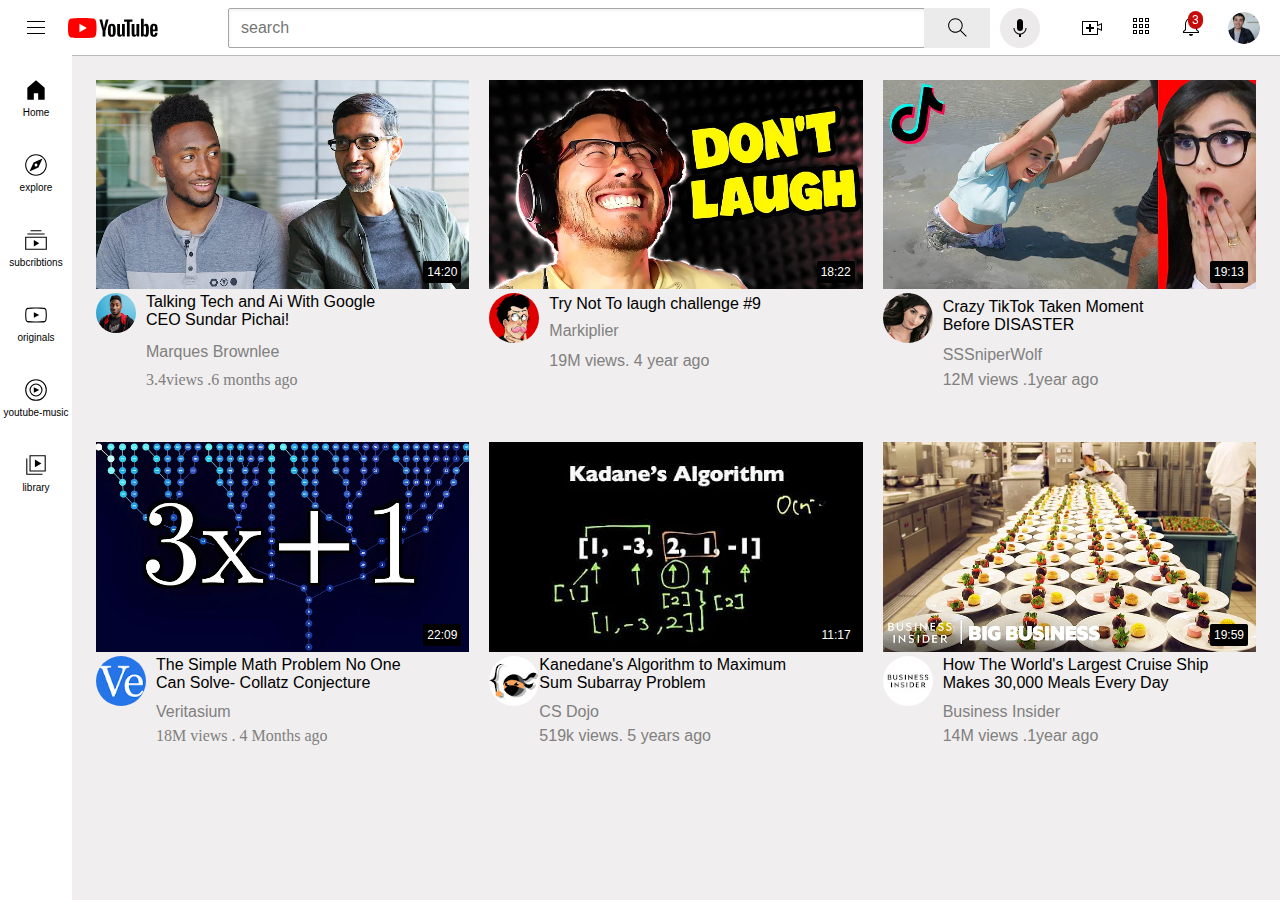
<file: index.html>
<!DOCTYPE html>
<html>
  <head>
<title>
  YOUTUBE CLONE
</title>

<link rel="stylesheet" href="styles.css/youtube.css">
<link rel="stylesheet" href="styles.css/header.css">
<link rel="stylesheet" href="styles.css/general.css">
<link rel="stylesheet" href="styles.css/sidebar.css">


  </head>
<body >
<div class="header">
  <div class="left-section" >
  <img class="hamburger-menu" src="icons/hamburger-menu.svg">
  <img class="youtube-logo" src="icons/youtube-logo.svg">
  </div>


  <div class="sidebar">
    <div class="sidebar-link">
      <img src="icons/home.svg">
      <div>Home</div>
    </div>
    <div class="sidebar-link">
      <img src="icons/explore.svg">
      <div>explore</div>
    </div>
    <div class="sidebar-link">
      <img src="icons/subscriptions.svg">
      <div>subcribtions</div>
    </div>
    <div class="sidebar-link">
      <img src="icons/originals.svg">
      <div>originals</div>
    </div>
    <div class="sidebar-link">
      <img src="icons/youtube-music.svg">
      <div>youtube-music</div>
    </div>
    <div class="sidebar-link">
      <img src="icons/library.svg">
    <div>library</div>
    </div>

    
  </div>

  <div class="middle-section">
     <input class="search-bar" type="text" placeholder="search">
     <button class="search-button">
     <img class="search-icon" src="icons/search.svg">
     <div class="tooltip">search</div>
     </button>
     <button class=voice-search-button>
      <img class="voice-search-icon" src="icons/voice-search-icon.svg">
      <div class="tooltip">search with your voice</div>
     </button>
    </div>

  <div class="right-section">
    <div class="upload-icon-container">
      <img class="upload-icon" src="icons/upload.svg">
      <div class="tooltip">create</div>
    </div>
    <div class="youtube-apps-container">
      <img class="youtube-apps" src="icons/youtube-apps.svg">
      <div class="tooltip">youtube-apps</div>
    </div>
    
    
    <div class="notifications-icon-container">
      <img class="notifications-icon" src="icons/notifications.svg">
    <div class="notifications-count">3</div>
    <div class="tooltip">notifications</div>

    </div>
    
    <img class="current" src="channel.pictures/my-channel.jpeg">
  </div>
 
</div>


  
<div class="video-grid">






<div class="video-preview">
    <div class="thumbnail-row">
      <img class="thumbnail-1" src="thumbnails/thumbnail-1.webp">
      <div class="video-time"> 14:20</div>
    </div>
    <div class="video-info-grid">
      <div>
        <img class="profile-picture" src="channel.pictures/channel-1.jpeg">
      </div>
      <div>
        <p class="video-title">
  Talking Tech and Ai With Google CEO Sundar Pichai! 
</p>
<p class="video-author">
  Marques Brownlee 
</p>
<p class="video-stats">
  3.4views .6 months ago 
</p>
      </div>
    </div>
  </div>

<div class="video-preview2">
  <div class="thumbnail-row2">
    <img class="thumbnail-8" src="thumbnails/thumbnail-8.webp">
    <div class="video-time2">18:22</div>
  </div>
  <div class="video-info-grid2">
    <div>
      <img class="profile-picture2" src="channel.pictures/channel-2.jpeg">
    </div>
    <div>
      <p class="video-title2" >
    Try Not To laugh challenge #9
  </p>
  <P class="video-author2">
    Markiplier 
  </P>
  <p class="video-stats2">
    19M views. 4 year ago
  </p>
    </div>
  </div>
</div>

<div class="video-preview3">
  <div class="thumbnail-row3">
    <img class="thumbnail-21" src="thumbnails/thumbnail-21.jpeg">
    <div class="video-time3">19:13</div>
  </div>
  <div class="video-info-grid3">
    <div>
      <img class="profile-picture3" src="channel.pictures/channel-3.jpeg">
    </div>
    <div>
      <p class="video-title3">
    Crazy TikTok Taken Moment Before DISASTER
  </p>
  <p class="video-author3">
    SSSniperWolf
  </p>
  <p class="video-stats3">
    12M views .1year ago
  </p>
    </div>
  </div>
</div>


<div class="video-preview4">
  <div class="thumbnail-row4">
     <img class="thumbnail-22" src="thumbnails/thumbnail-22.webp">
     <div class="video-time4">22:09</div>
  </div>
  <div class="video-info-grid4">
    <div>
      <img class="profile-picture4" src="channel.pictures/channel-4.jpeg">
    </div>
    <div>
      <p class="video-title4">
    The Simple Math Problem No One Can Solve- Collatz Conjecture 
  </p>
  <p class="video-author4">
    Veritasium 
  </p>
  <p class="video-stats4">
    18M views . 4 Months ago
  </p>
    </div>
  </div>
</div>


<div class="video-preview">
  <div class="thumbnail-row5">
    <img class="thumbnail-23" src="thumbnails/thumbnail-23.webp">
    <div class="video-time5">11:17</div>
  </div>
  <div class="video-info-grid5"> 
    <div>
      <img class="profile-picture5" src="channel.pictures/channel-5.jpeg">
    </div>
    <div>
      <p class="video-title5">
    Kanedane's Algorithm to Maximum Sum Subarray Problem 
  </p>
  <p class="video-author5">
    CS Dojo 
  </p>
  <p class="video-stats5" >
    519k views. 5 years ago
  </p>
</div>
</div>
</div>


<div class="video-preview">
<div class="thumbnail-row6">
<img class="thumbnail-24" src="thumbnails/thumbnail-24.webp">
<div class="video-time6">19:59</div>
</div>
<div class="video-info-grid6">
<div>
<img class="profile-picture6" src="channel.pictures/channel-10.jpeg">
</div>
<div>
<p class="video-title6" >
How The World's Largest Cruise Ship Makes 30,000 Meals Every Day
  </p>
  <p class="video-author6">
  Business Insider 
  </p>
  <p class="video-stats6">
  14M views .1year ago
  </p>
</div>
</div>
</div>




</div>












</body>



</html>
</file>
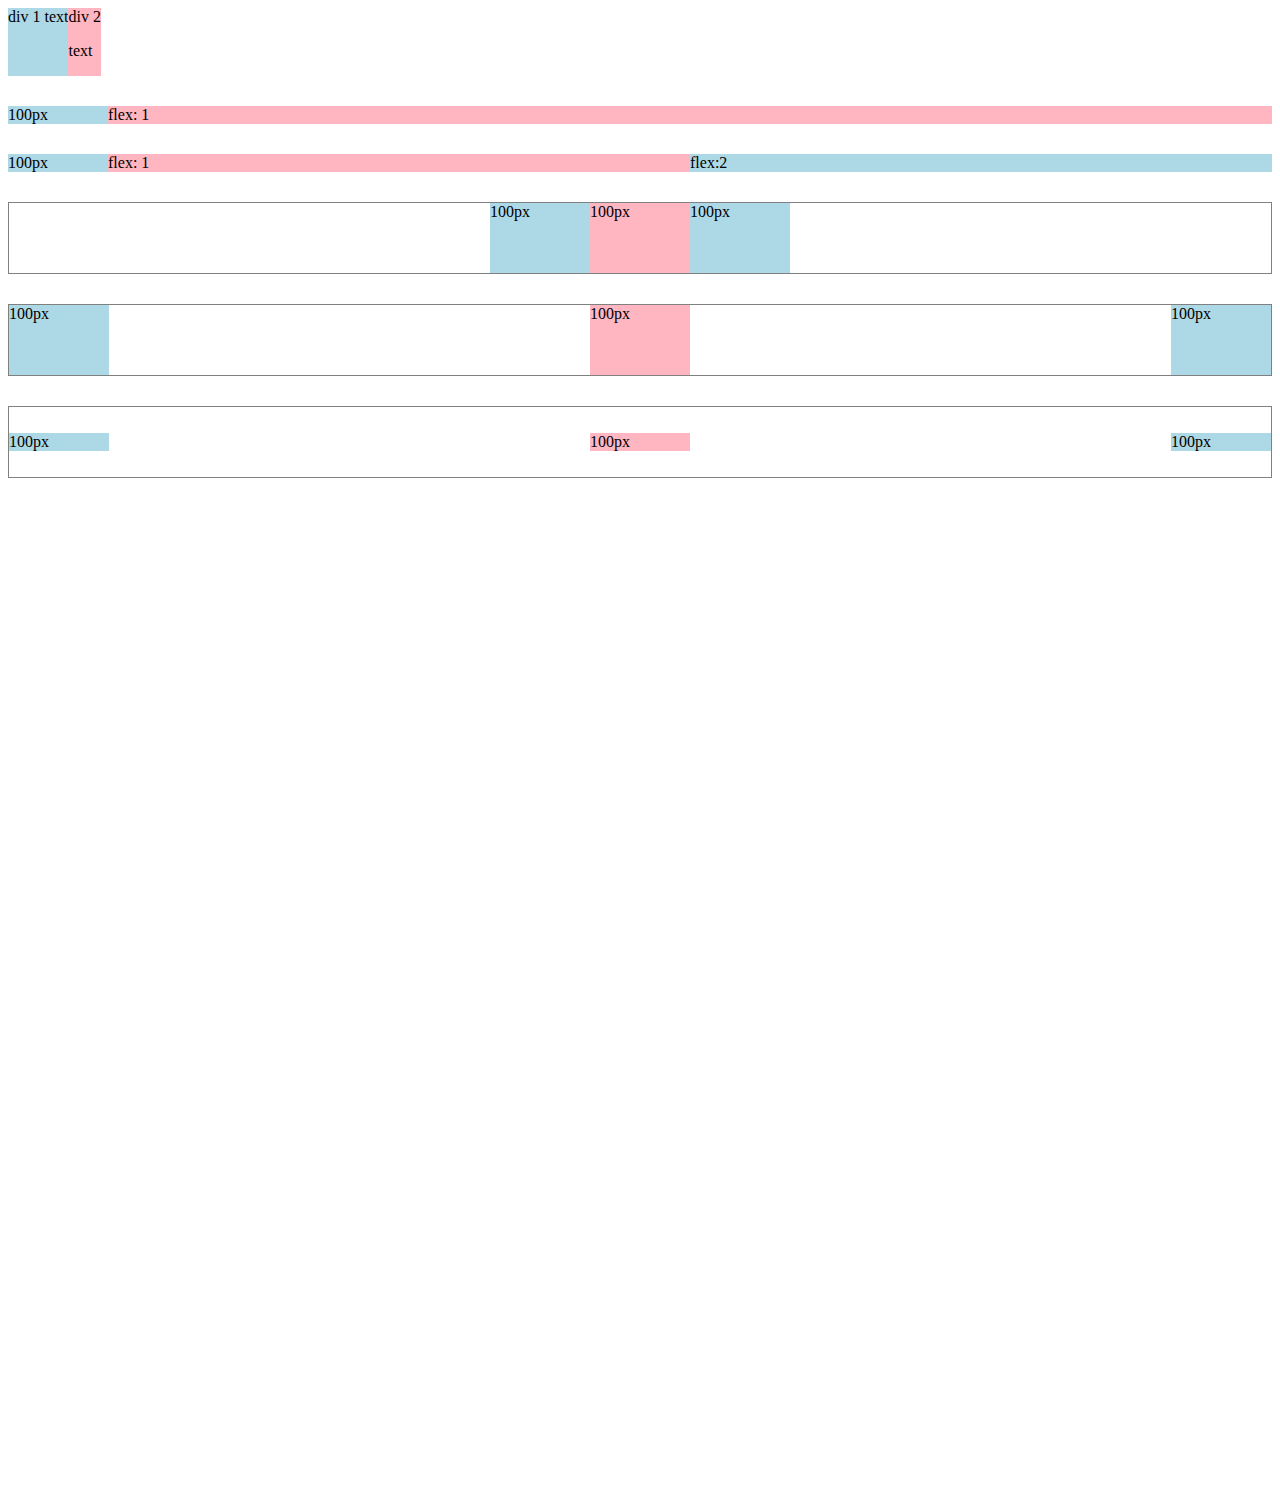
<file: flexbox.html>
<!DOCTYPE html>
<html>
  <head>
    <title>
      FLEXBOX PRACTICE
    </title>
  </head>
  <body style="padding-bottom: 1000px;">

<div style="display: flex;
flex-direction: row;">
  <div style="background-color: lightblue;"> div 1 text</div>
  <div style="background-color: lightpink;"> div 2 <p>text</p></div>
</div>

    

<div style="display: flex;
flex-direction: row;
margin-top: 30px;">
  <div style="background-color: lightblue;
  width: 100px;"> 100px </div>
  <div
  style="background-color: lightpink;
  flex: 1;">
 flex: 1
</div>
</div>


<div style="display: flex;
flex-direction: row;
margin-top: 30px;">
  <div style="background-color: lightblue;
  width: 100px;"> 100px </div>
  <div
  style="background-color: lightpink;
  flex: 1;">
 flex: 1
</div>
<div style="background-color: lightblue;
flex:1;">
  flex:2
</div>
</div>

<div style="display: flex;
flex-direction: row;
justify-content: center;
margin-top: 30px;
border-width: 1px;
border-style: solid;
border-color: gray;
height: 70px;
">
  <div style="background-color: lightblue;
  width: 100px;"> 100px </div>
  <div
  style="background-color: lightpink;
  width: 100px;">
 100px
</div>
<div style="background-color: lightblue;
width: 100px;">
100px
</div>
</div>

<div style="display: flex;
flex-direction: row;
justify-content: space-between;
margin-top: 30px;
border-width: 1px;
border-style: solid;
border-color: gray;
height: 70px;
">
  <div style="background-color: lightblue;
  width: 100px;"> 100px </div>
  <div
  style="background-color: lightpink;
  width: 100px;">
 100px
</div>
<div style="background-color: lightblue;
width: 100px;">
100px
</div>
</div>

<div style="display: flex;
flex-direction: row;
justify-content: space-between;
align-items: center;
margin-top: 30px;
border-width: 1px;
border-style: solid;
border-color: gray;
height: 70px;
">
  <div style="background-color: lightblue;
  width: 100px;"> 100px </div>
  <div
  style="background-color: lightpink;
  width: 100px;">
 100px
</div>
<div style="background-color: lightblue;
width: 100px;">
100px
</div>
</div>





  </body>
</html>
</file>
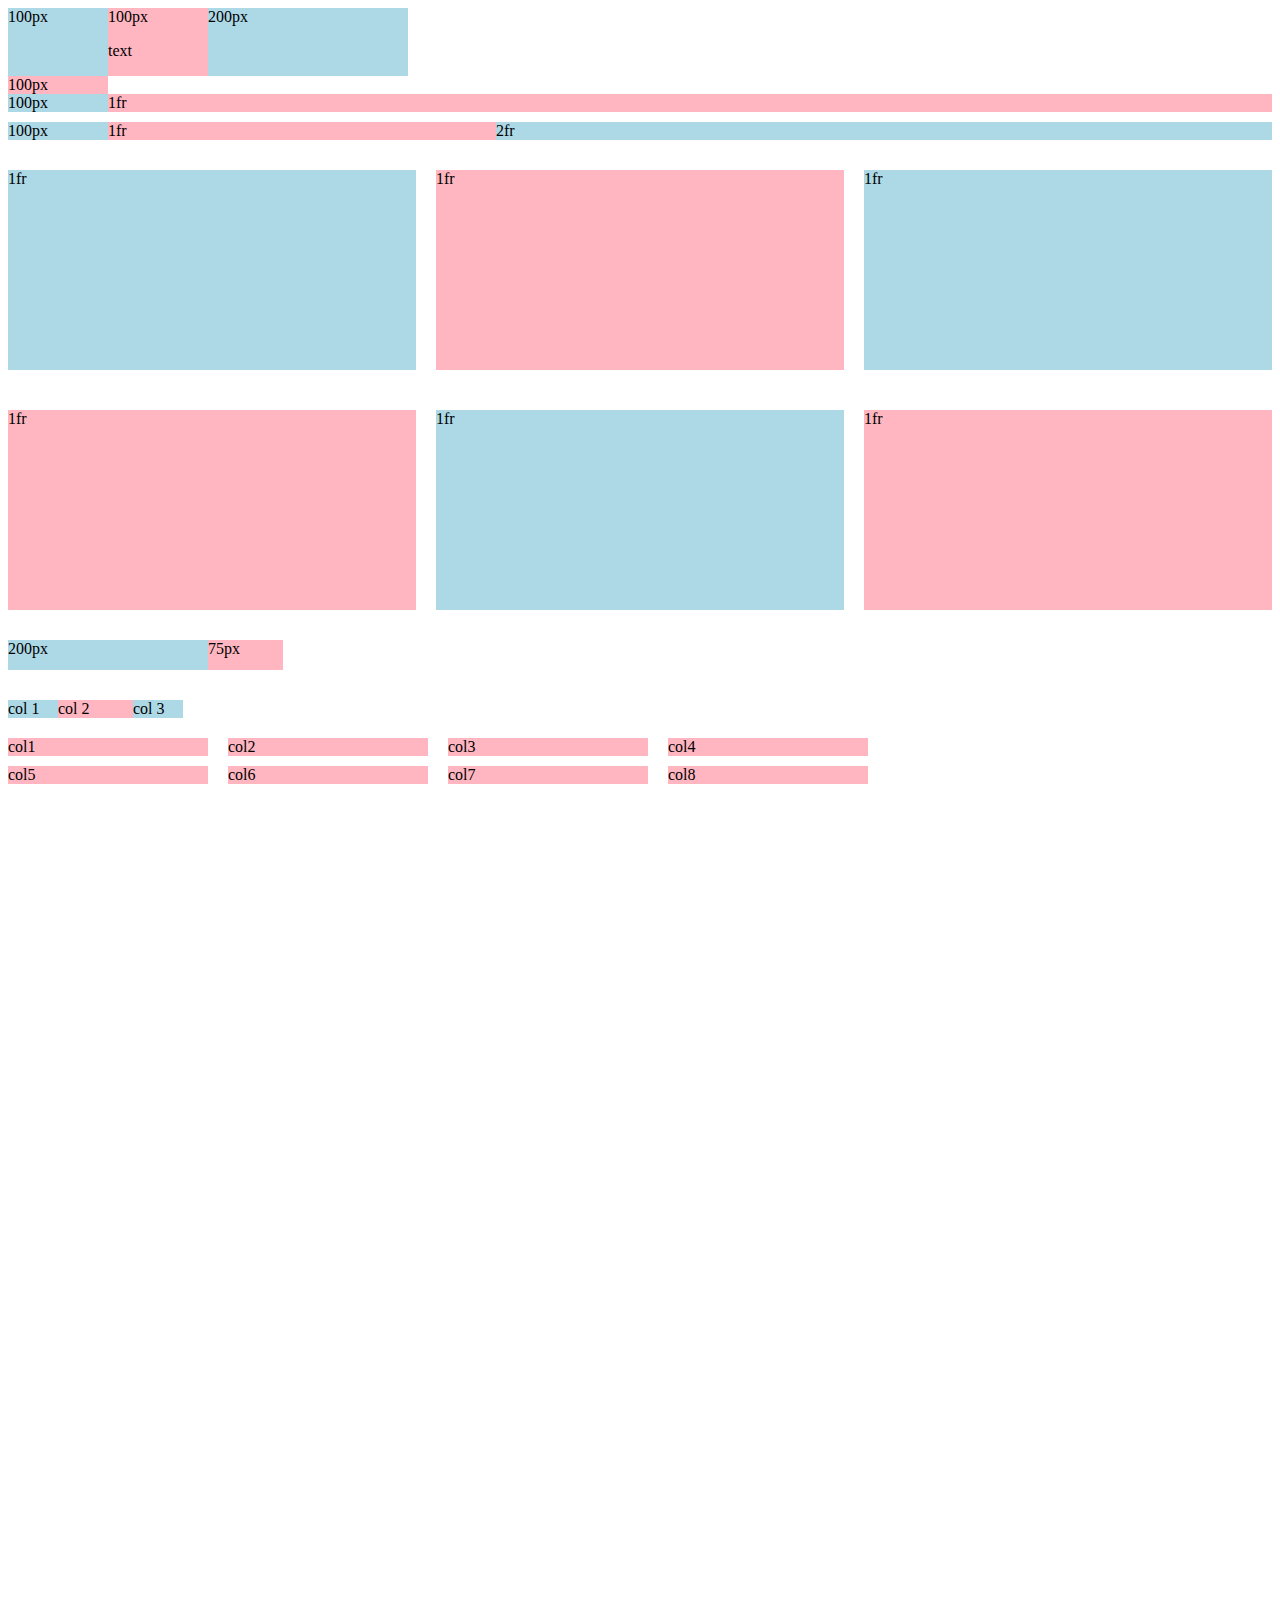
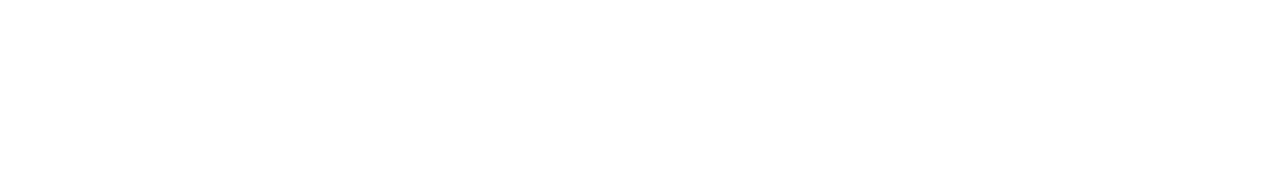
<file: grid.html>
<!DOCTYPE html>
<html>
  <head>
    <title>
      GRID PRACTICE
    </title>
  </head>
  <body style="padding-bottom: 1000px;">
<div style="display: grid;
grid-template-columns: 100px 100px 200px;">
  <div style="background-color: lightblue;"> 100px</div>
  <div style="background-color: lightpink;"> 100px <p> text</p></div>
  <div style=" background-color:lightblue"> 200px</div>
   <div style="background-color: lightpink;"> 100px</div>
</div>



<div style="display: grid;
grid-template-columns: 100px 1fr;">
  <div style="background-color: lightblue;"> 100px</div>
  <div style="background-color: lightpink;"> 1fr </div>
</div>

<div style="display:grid;
margin-top: 10px;
 grid-template-columns: 100px 1fr 2fr">
  <div style="background-color: lightblue;">100px</div>
  <div style="background-color: lightpink;"> 1fr</div>
  <div style="background-color: lightblue;">2fr</div>
</div>

<div style="display: grid;
margin-top: 30px;
column-gap: 20px;
row-gap: 40px;
grid-template-columns: 1fr 1fr 1fr;">
  <div style="height: 200px;
  background-color: lightblue;"> 1fr</div>
  <div style="height:200px;
  background-color: lightpink;">1fr</div>
  <div style="height: 200px;
  background-color: lightblue;">1fr</div>
   <div style="height: 200px;
  background-color: lightpink;"> 1fr</div>
  <div style="height:200px;
  background-color: lightblue;">1fr</div>
  <div style="height: 200px;
  background-color: lightpink;">1fr</div>
</div>


<div style="display: grid;
grid-template-columns: 200px  75px;
margin-top: 30px;">
  <div style="background-color: lightblue;
  height: 30px;
  "> 200px</div>
  <div style="background-color: lightpink;
  height: 30px;
  ">75px</div>
</div>







<div style="margin-top: 30px;
display: grid;
grid-template-columns: 50px 75px 50px ;">
<div style="background-color: lightblue;"> col 1</div>
<div style="background-color: lightpink;"> col 2</div>
<div style="background-color: lightblue;
"> col 3</div>


</div>







<div style="display: grid;
grid-template-columns: 200px 200px 200px 200px;
margin-top: 20px;
column-gap: 20px;
row-gap: 10px;">
  <div style="background-color: lightpink;"> col1 </div>
  <div style="background-color: lightpink;"> col2 </div>
  <div style="background-color: lightpink;"> col3 </div>
  <div style="background-color: lightpink;"> col4 </div>
  <div style="background-color: lightpink;"> col5 </div>
  <div style="background-color: lightpink;"> col6</div>
  <div style="background-color: lightpink;"> col7</div>
  <div style="background-color: lightpink;"> col8 </div>
</div>













  </body>

</html>
</file>
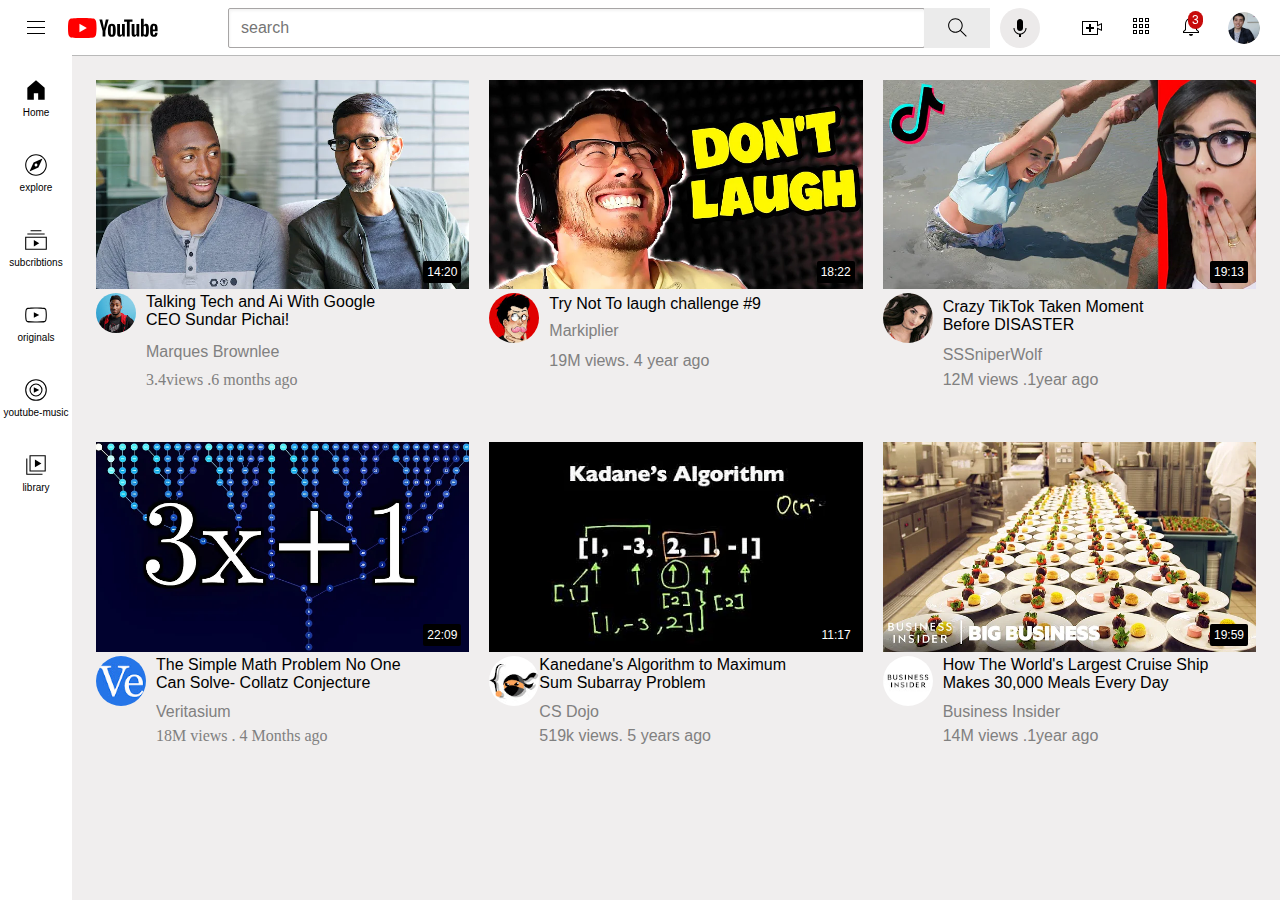
<file: youtube.html>
<!DOCTYPE html>
<html>
  <head>
<title>
  YOUTUBE CLONE
</title>

<link rel="stylesheet" href="styles.css/youtube.css">
<link rel="stylesheet" href="styles.css/header.css">
<link rel="stylesheet" href="styles.css/general.css">
<link rel="stylesheet" href="styles.css/sidebar.css">


  </head>
<body >
<div class="header">
  <div class="left-section" >
  <img class="hamburger-menu" src="icons/hamburger-menu.svg">
  <img class="youtube-logo" src="icons/youtube-logo.svg">
  </div>


  <div class="sidebar">
    <div class="sidebar-link">
      <img src="icons/home.svg">
      <div>Home</div>
    </div>
    <div class="sidebar-link">
      <img src="icons/explore.svg">
      <div>explore</div>
    </div>
    <div class="sidebar-link">
      <img src="icons/subscriptions.svg">
      <div>subcribtions</div>
    </div>
    <div class="sidebar-link">
      <img src="icons/originals.svg">
      <div>originals</div>
    </div>
    <div class="sidebar-link">
      <img src="icons/youtube-music.svg">
      <div>youtube-music</div>
    </div>
    <div class="sidebar-link">
      <img src="icons/library.svg">
    <div>library</div>
    </div>

    
  </div>

  <div class="middle-section">
     <input class="search-bar" type="text" placeholder="search">
     <button class="search-button">
     <img class="search-icon" src="icons/search.svg">
     <div class="tooltip">search</div>
     </button>
     <button class=voice-search-button>
      <img class="voice-search-icon" src="icons/voice-search-icon.svg">
      <div class="tooltip">search with your voice</div>
     </button>
    </div>

  <div class="right-section">
    <div class="upload-icon-container">
      <img class="upload-icon" src="icons/upload.svg">
      <div class="tooltip">create</div>
    </div>
    <div class="youtube-apps-container">
      <img class="youtube-apps" src="icons/youtube-apps.svg">
      <div class="tooltip">youtube-apps</div>
    </div>
    
    
    <div class="notifications-icon-container">
      <img class="notifications-icon" src="icons/notifications.svg">
    <div class="notifications-count">3</div>
    <div class="tooltip">notifications</div>

    </div>
    
    <img class="current" src="channel.pictures/my-channel.jpeg">
  </div>
 
</div>


  
<div class="video-grid">






<div class="video-preview">
    <div class="thumbnail-row">
      <img class="thumbnail-1" src="thumbnails/thumbnail-1.webp">
      <div class="video-time"> 14:20</div>
    </div>
    <div class="video-info-grid">
      <div>
        <img class="profile-picture" src="channel.pictures/channel-1.jpeg">
      </div>
      <div>
        <p class="video-title">
  Talking Tech and Ai With Google CEO Sundar Pichai! 
</p>
<p class="video-author">
  Marques Brownlee 
</p>
<p class="video-stats">
  3.4views .6 months ago 
</p>
      </div>
    </div>
  </div>

<div class="video-preview2">
  <div class="thumbnail-row2">
    <img class="thumbnail-8" src="thumbnails/thumbnail-8.webp">
    <div class="video-time2">18:22</div>
  </div>
  <div class="video-info-grid2">
    <div>
      <img class="profile-picture2" src="channel.pictures/channel-2.jpeg">
    </div>
    <div>
      <p class="video-title2" >
    Try Not To laugh challenge #9
  </p>
  <P class="video-author2">
    Markiplier 
  </P>
  <p class="video-stats2">
    19M views. 4 year ago
  </p>
    </div>
  </div>
</div>

<div class="video-preview3">
  <div class="thumbnail-row3">
    <img class="thumbnail-21" src="thumbnails/thumbnail-21.jpeg">
    <div class="video-time3">19:13</div>
  </div>
  <div class="video-info-grid3">
    <div>
      <img class="profile-picture3" src="channel.pictures/channel-3.jpeg">
    </div>
    <div>
      <p class="video-title3">
    Crazy TikTok Taken Moment Before DISASTER
  </p>
  <p class="video-author3">
    SSSniperWolf
  </p>
  <p class="video-stats3">
    12M views .1year ago
  </p>
    </div>
  </div>
</div>


<div class="video-preview4">
  <div class="thumbnail-row4">
     <img class="thumbnail-22" src="thumbnails/thumbnail-22.webp">
     <div class="video-time4">22:09</div>
  </div>
  <div class="video-info-grid4">
    <div>
      <img class="profile-picture4" src="channel.pictures/channel-4.jpeg">
    </div>
    <div>
      <p class="video-title4">
    The Simple Math Problem No One Can Solve- Collatz Conjecture 
  </p>
  <p class="video-author4">
    Veritasium 
  </p>
  <p class="video-stats4">
    18M views . 4 Months ago
  </p>
    </div>
  </div>
</div>


<div class="video-preview">
  <div class="thumbnail-row5">
    <img class="thumbnail-23" src="thumbnails/thumbnail-23.webp">
    <div class="video-time5">11:17</div>
  </div>
  <div class="video-info-grid5"> 
    <div>
      <img class="profile-picture5" src="channel.pictures/channel-5.jpeg">
    </div>
    <div>
      <p class="video-title5">
    Kanedane's Algorithm to Maximum Sum Subarray Problem 
  </p>
  <p class="video-author5">
    CS Dojo 
  </p>
  <p class="video-stats5" >
    519k views. 5 years ago
  </p>
</div>
</div>
</div>


<div class="video-preview">
<div class="thumbnail-row6">
<img class="thumbnail-24" src="thumbnails/thumbnail-24.webp">
<div class="video-time6">19:59</div>
</div>
<div class="video-info-grid6">
<div>
<img class="profile-picture6" src="channel.pictures/channel-10.jpeg">
</div>
<div>
<p class="video-title6" >
How The World's Largest Cruise Ship Makes 30,000 Meals Every Day
  </p>
  <p class="video-author6">
  Business Insider 
  </p>
  <p class="video-stats6">
  14M views .1year ago
  </p>
</div>
</div>
</div>




</div>












</body>


</html>
</file>
<file: styles.css/youtube.css>
.thumbnail-1{
width: 100%;
 }
 .video-preview{
  display: inline-block;
  vertical-align: top;
 }
 
.profile-picture{
  width: 40px;
  border-radius: 30px;
}
.video-title{
  margin-top: 0%;
  font-family: arial;
  width: 240px;
  line-height: 18px;
  font-weight: 500;

}
.video-author{
  color:gray;
  font-family: arial;
  line-height: 13px;
}
.video-stats{
  color: gray;
  line-height: 12px;
}
.video-info-grid{
  display: grid;
  grid-template-columns: 50px 1fr;
}

.thumbnail-8{
  width: 100%;
}
.video-preview2{
  display: inline-block;
}
.video-info-grid2{
  display: grid;
  grid-template-columns: 60px 1fr;
}
.profile-picture2{
  width: 50px;
  border-radius: 30px;
}
.video-title2{
  margin-top: 8px;
  font-family: arial;
  font-weight: 500;
  line-height: 5px;
}
.video-author2{
  font-family: arial;
  color:gray;
}
.video-stats2{
  color:gray;
  font-family:arial;
  line-height: 10px;
}
.thumbnail-21{
  width: 100%;
}
.video-preview3{
  display: inline-block;
    vertical-align: top;
}
.video-info-grid3{
  display: grid;
  grid-template-columns: 60px 1fr;

}
.profile-picture3{
  width: 50px;
  border-radius: 30px;
}
.video-title3{
  width: 245px;
  font-family: arial;
  font-weight: 500;
  margin-top: 5px;

}
.video-author3{
  color: gray;
  font-family: arial;
  line-height: 9px;
}
.video-stats3{
  line-height: 9px;
  font-family: arial;
  color: gray;
}
.thumbnail-22{
  width:100%;
}
.video-preview4{
  
}
.video-info-grid4{
  display: grid;
  grid-template-columns: 60px 1fr;
}
.profile-picture4{
  width: 50px;
  border-radius: 30px;
}
.video-title4{
  width: 245px;
  margin-top: 0%;
  font-weight: 500;
  font-family: arial;

}
.video-author4{
  color: gray;
  font-family:arial;
  line-height: 8px;
}
.video-stats4{
  color: gray;
  line-height: 8px;
}
.thumbnail-23{
  width:100%;
}
.video-info-grid5{
  display: grid;
  grid-template-columns: 50px 1fr;
}
.profile-picture5{
  width: 50px;
  border-radius: 30px;
}
.video-title5{
  width:250px;
  margin-top: 0%;
  font-family:arial;
  font-weight: 500;
}
.video-author5{
color:gray;
font-family: arial;
line-height: 8px;
}
.video-stats5{
color:gray;
font-family:arial;
line-height: 8px;
}
.thumbnail-24{
  width: 100%;
}
.video-info-grid6{
  display: grid;
  grid-template-columns: 60px 1fr;
}
.profile-picture6{
  width: 50px;
  border-radius:30px ;
}
.video-title6{
  width:270px;
  margin-top: 0%;
font-weight: 500;
font-family: arial;
}
.video-author6{
color:gray;
font-family: arial;
line-height: 8px;
}
.video-stats6{
  color:gray;
  font-family: arial;
  line-height:8px ;
}
.video-grid{
  display: grid;
  grid-template-columns: 1fr 1fr 1fr;
  column-gap: 20px;
  row-gap: 40px;
}
</file>
<file: styles.css/header.css>
.header{
  height: 55px;
display: flex;
flex-direction: row;
justify-content: space-between;
position: fixed;
top:0;
left: 0;
right:0;
background-color: white;
border-bottom-width:1px ;
border-bottom-style:solid ;
border-bottom-color: rgb(185, 185, 185);
z-index: 100;

}
.search-bar{
  flex:1;
  height: 36px;
  padding-left: 12px;
  font-size: 16px;
  border-width: 1px;
  border-style: solid;
  border-color: rgb(167, 165, 165);
  border-radius: 2px;
  box-shadow:inset 1px 2px 3px rgba(0,0,0,0.05) ;
  width: 0;

}
.search-bar::placeholder{
  font-family: roboto,arial;
  font-size: 16px;
}
.left-section{

  display:flex;
  align-items: center;
}
.right-section{
  margin-right: 20px;
  width: 180px;
  display: flex;
  align-items: center;
  justify-content: space-between;
  flex-shrink: 0;
}

.upload-icon{
  height: 24px;
}
.youtube-apps{
  height: 24px;
}

.notifications-icon{
  height: 24px;
}
.current{
  height: 32px;
  border-radius: 16px;
}




.middle-section{

flex:1;
margin-right: 40px;
margin-left: 70px;
max: width 500px;
display: flex;
align-items: center;
}
.search-button{
  height: 40px;
  width: 66px;
  background-color: rgb(235, 235, 235);
  border-width: 1px;
  border-style: solid;
  border-color: rgb(235, 235, 235) ;
  margin-left: -1px;
  margin-right: 10px;
  
}
.search-button,
.voice-search-button,
.upload-icon-container {
position: relative;
display: flex;
justify-content: center;
align-items: center;
}
.search-button .tooltip,
.voice-search-button .tooltip,
.upload-icon-container .tooltip,
.youtube-apps-container .tooltip,
.notifications-icon-container .tooltip {
  position: absolute;
  background-color: gray;
  color: white;
  font-family: arial;
  padding-top: 4px;
  padding-bottom: 4px;
  padding-left: 8px;
  padding-right: 8px;
  font-size: 12px;
  border-radius: 2px;
  bottom:-30px;
  opacity: 0;
transition:opacity 0.15s ;
pointer-events: none;
white-space: nowrap ;
}
.search-button:hover .tooltip,
.voice-search-button:hover .tooltip,
.upload-icon-container:hover .tooltip,
.youtube-apps-container:hover .tooltip,
.notifications-icon-container:hover .tooltip{
  opacity: 1;
}
.voice-search-button{
  height: 40px;
  width: 40px;
  border-radius: 20px;
  border: none;
   background-color: rgb(236, 234, 234);
}
.voice-search-icon{
  height: 24px;
  
 
}
.hamburger-menu{
height: 24px;
margin-left: 24px;
margin-right: 20px;
}
.youtube-logo{
height: 20px;
}
.search-icon{
  height: 25px;

}
.thumbnail-row{
position: relative;
}
.video-time{
  background-color: black;
  color: white;
  position: absolute;
  bottom: 10px;
  right: 8px;
  font-family: arial;
  font-size: 12px;
  font-weight: 500;
  padding-left: 4px;
  padding-right: 4px;
  padding-bottom: 4px;
  padding-top:4px ;
  border-radius: 2px;
}
.thumbnail-row2{
position: relative;
}
.video-time2{
  background-color: black;
  color: white;
  position: absolute;
  bottom: 10px;
  right: 8px;
  font-family: arial;
  font-size: 12px;
  font-weight: 500;
  padding-left: 4px;
  padding-right: 4px;
  padding-bottom: 4px;
  padding-top:4px ;
  border-radius: 2px;
}
.thumbnail-row3{
  position: relative;
}
.video-time3{
  background-color: black;
  color: white;
  position: absolute;
  bottom: 10px;
  right: 8px;
  font-family: arial;
  font-size: 12px;
  font-weight: 500;
  padding-left: 4px;
  padding-right: 4px;
  padding-bottom: 4px;
  padding-top:4px ;
  border-radius: 2px;
}
.thumbnail-row4{
  position: relative;
}
.video-time4{
  background-color: black;
  color: white;
  position: absolute;
  bottom: 10px;
  right: 8px;
  font-family: arial;
  font-size: 12px;
  font-weight: 500;
  padding-left: 4px;
  padding-right: 4px;
  padding-bottom: 4px;
  padding-top:4px ;
  border-radius: 2px;
}
.thumbnail-row5{
  position: relative;
}
.video-time5{
  background-color: black;
  color: white;
  position: absolute;
  bottom: 10px;
  right: 8px;
  font-family: arial;
  font-size: 12px;
  font-weight: 500;
  padding-left: 4px;
  padding-right: 4px;
  padding-bottom: 4px;
  padding-top:4px ;
  border-radius: 2px;
}
.thumbnail-row6{
position: relative;
}
.video-time6{
  background-color: black;
  color: white;
  position: absolute;
  bottom: 10px;
  right: 8px;
  font-family: arial;
  font-size: 12px;
  font-weight: 500;
  padding-left: 4px;
  padding-right: 4px;
  padding-bottom: 4px;
  padding-top:4px ;
  border-radius: 2px;
}
.notifications-icon-container{
  position: relative;
}
.notifications-count{
  position: absolute;
  right: 0px;
  top:-3px;
  font-size: 12px;
  font-family: arial;
  background-color: rgb(199, 12, 12);
  color: white;
  padding-left: 4px;
  padding-right: 4px;
  padding-top: 2px;
  padding-bottom: 2px;
  border-radius: 30px;
}
</file>
<file: styles.css/general.css>
body{
  margin:0;
  padding-top: 80px;
  padding-left: 96px;
  padding-right: 24px;
  background-color: rgb(240, 238, 238);
}
</file>
<file: styles.css/sidebar.css>
.sidebar{
  position: fixed;
  left:0;
  bottom:0;
  top:55px;
  background-color: white;
  width: 72px;
  z-index: 200px;
  padding-top: 5px;
}
.sidebar-link{
  height:75px;
  display: flex;
  flex-direction: column;
  justify-content: center;
  align-items: center;
  cursor: pointer;

  

}
.sidebar-link:hover{
  background-color:rgb(224, 222, 222);
}
.sidebar-link img{
  height: 26px;
  margin-bottom: 4px;
}
.sidebar-link div{
  font-family: arial;
  font-size: 10px;
}
</file>
